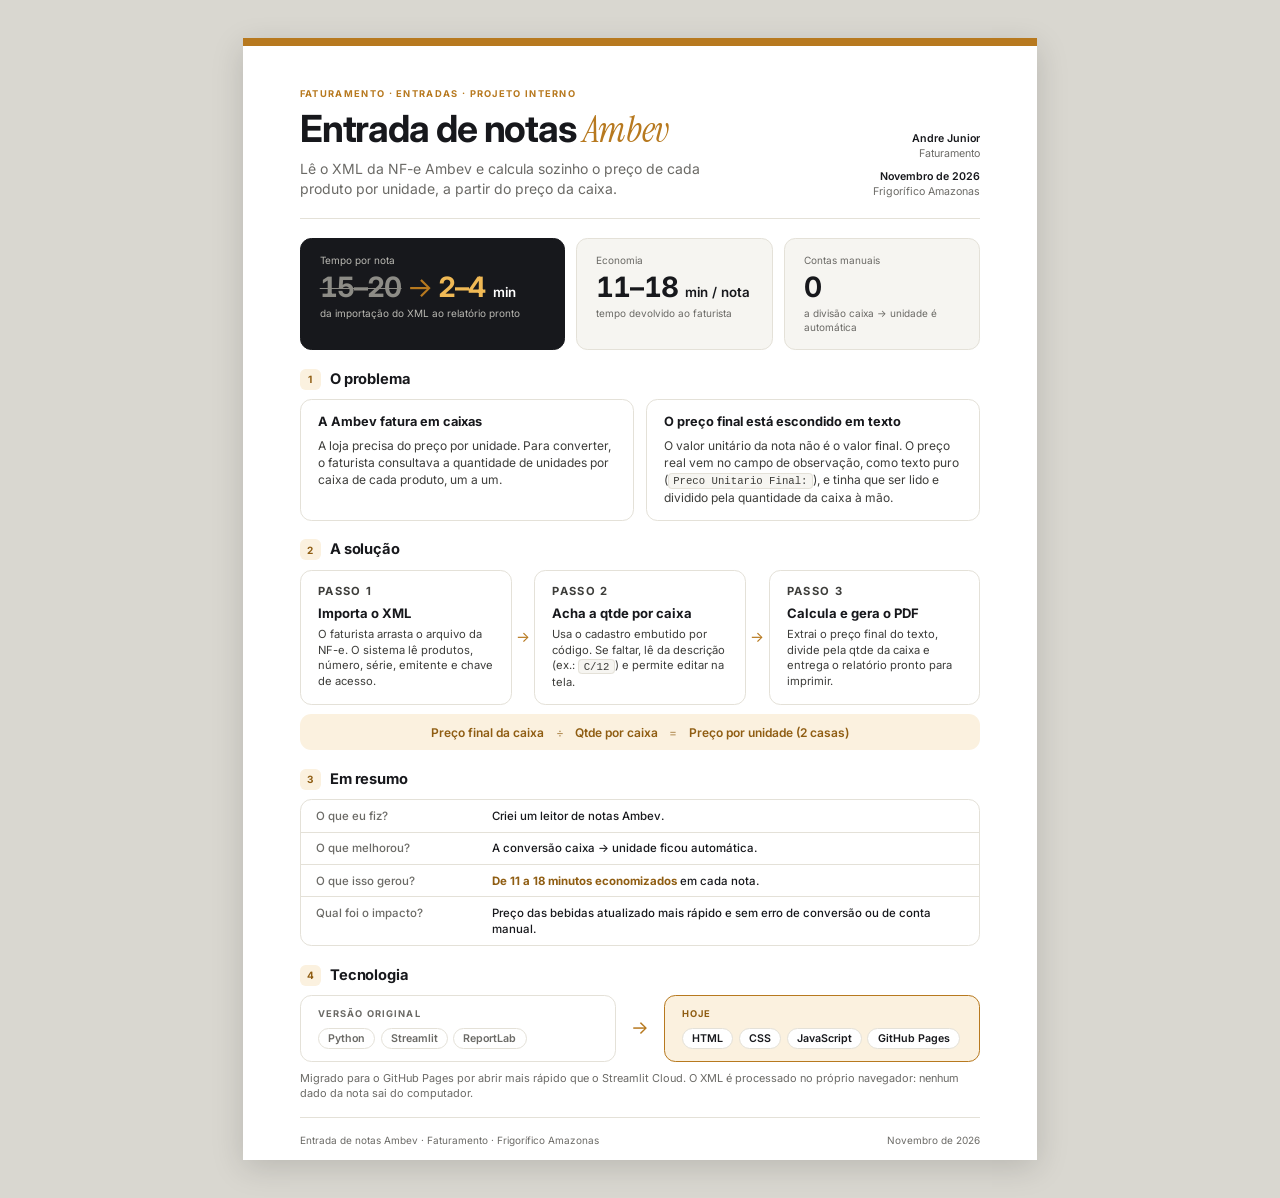
<file: Docs/HTML/one-pager-entrada-notas-ambev.html>
<!doctype html>
<html lang="pt-BR">
<head>
  <meta charset="utf-8">
  <meta name="viewport" content="width=device-width, initial-scale=1">
  <title>Entrada de notas Ambev</title>
  <link rel="preconnect" href="https://fonts.googleapis.com">
  <link rel="preconnect" href="https://fonts.gstatic.com" crossorigin>
  <link href="https://fonts.googleapis.com/css2?family=Inter:wght@400;500;600;700&family=Instrument+Serif:ital@0;1&display=swap" rel="stylesheet">
  <style>
    :root {
      --tinta: #17181c;
      --suave: #6b6a66;
      --borda: #e4e1d8;
      --fundo: #f6f5f1;
      --ambar: #b7791f;
      --ambar-forte: #8f5d12;
      --ambar-suave: #fbf1df;
      --verde: #1f7a4d;
      --verde-suave: #e7f3ec;
      --vermelho: #8c1d1d;
      --vermelho-suave: #fbeaea;
    }

    @page { size: A4; margin: 0; }

    * { box-sizing: border-box; }

    html, body {
      margin: 0;
      background: #d9d7d0;
      color: var(--tinta);
      font-family: "Inter", "Segoe UI", system-ui, sans-serif;
      font-size: 9pt;
      line-height: 1.42;
      -webkit-print-color-adjust: exact;
      print-color-adjust: exact;
    }

    .folha {
      position: relative;
      width: 210mm;
      height: 297mm;
      margin: 10mm auto;
      padding: 13mm 15mm 10mm;
      background: #fff;
      overflow: hidden;
      display: flex;
      flex-direction: column;
      box-shadow: 0 2mm 8mm rgba(0, 0, 0, 0.15);
    }

    .folha::before {
      content: "";
      position: absolute;
      inset: 0 0 auto 0;
      height: 2.2mm;
      background: var(--ambar);
    }

    @media print {
      html, body { background: #fff; }
      .folha { margin: 0; box-shadow: none; }
    }

    h1, h2, h3, p { margin: 0; }

    .eyebrow {
      font-size: 7pt;
      font-weight: 700;
      letter-spacing: 0.14em;
      text-transform: uppercase;
      color: var(--ambar);
    }

    /* ─── cabeçalho ─── */

    .topo {
      display: flex;
      justify-content: space-between;
      align-items: flex-end;
      gap: 10mm;
      padding-bottom: 5mm;
      border-bottom: 0.3mm solid var(--borda);
    }

    .topo h1 {
      margin-top: 2.5mm;
      font-size: 28pt;
      line-height: 1;
      font-weight: 700;
      letter-spacing: -0.03em;
    }

    .topo h1 em {
      font-family: "Instrument Serif", Georgia, serif;
      font-weight: 400;
      font-style: italic;
      letter-spacing: -0.01em;
      color: var(--ambar);
    }

    .topo .resumo {
      margin-top: 3mm;
      max-width: 112mm;
      font-size: 10.5pt;
      color: var(--suave);
    }

    .meta {
      text-align: right;
      font-size: 8pt;
      color: var(--suave);
      white-space: nowrap;
    }

    .meta strong { display: block; color: var(--tinta); font-weight: 600; }
    .meta div + div { margin-top: 2mm; }

    /* ─── números ─── */

    .numeros {
      display: grid;
      grid-template-columns: 1.35fr 1fr 1fr;
      gap: 3mm;
      margin-top: 5mm;
    }

    .numero {
      padding: 3.8mm 5mm;
      border: 0.3mm solid var(--borda);
      border-radius: 3mm;
      background: var(--fundo);
    }

    .numero--destaque {
      background: var(--tinta);
      border-color: var(--tinta);
      color: #fff;
    }

    .numero__rotulo {
      font-size: 7.5pt;
      color: var(--suave);
    }

    .numero--destaque .numero__rotulo { color: #b9b8b2; }

    .numero__valor {
      margin-top: 1.5mm;
      font-size: 21pt;
      font-weight: 700;
      line-height: 1.05;
      letter-spacing: -0.03em;
      font-variant-numeric: tabular-nums;
    }

    .numero__valor small {
      font-size: 10pt;
      font-weight: 600;
      letter-spacing: 0;
    }

    .numero__valor .de {
      color: #8d8c86;
      text-decoration: line-through;
      text-decoration-thickness: 0.3mm;
    }

    .numero__valor .seta { color: var(--ambar); margin: 0 1.5mm; font-weight: 400; }
    .numero__valor .para { color: #f0b955; }

    .numero__nota {
      margin-top: 1mm;
      font-size: 7.5pt;
      color: var(--suave);
    }

    .numero--destaque .numero__nota { color: #b9b8b2; }

    /* ─── seções ─── */

    .secao { margin-top: 5mm; }

    .secao > h2 {
      display: flex;
      align-items: center;
      gap: 2.5mm;
      margin-bottom: 2.5mm;
      font-size: 11pt;
      font-weight: 700;
      letter-spacing: -0.01em;
    }

    .secao > h2 .num {
      display: inline-grid;
      place-items: center;
      width: 5.5mm;
      height: 5.5mm;
      border-radius: 1.5mm;
      background: var(--ambar-suave);
      color: var(--ambar-forte);
      font-size: 7.5pt;
      font-weight: 700;
    }

    .duas {
      display: grid;
      grid-template-columns: 1fr 1fr;
      gap: 3mm;
    }

    .cartao {
      padding: 3.5mm 4.5mm;
      border: 0.3mm solid var(--borda);
      border-radius: 3mm;
    }

    .cartao h3 {
      margin-bottom: 1.5mm;
      font-size: 9.6pt;
      font-weight: 700;
    }

    .cartao p { color: #3d3d3a; }

    .cartao code, .mono {
      font-family: "Cascadia Code", Consolas, monospace;
      font-size: 8pt;
      padding: 0.2mm 1.2mm;
      border-radius: 1mm;
      background: var(--fundo);
      border: 0.25mm solid var(--borda);
      white-space: nowrap;
    }

    /* fluxo da solução */

    .fluxo {
      display: grid;
      grid-template-columns: 1fr 6mm 1fr 6mm 1fr;
      align-items: stretch;
    }

    .passo {
      padding: 3.5mm 4.5mm;
      border: 0.3mm solid var(--borda);
      border-radius: 3mm;
      background: #fff;
    }

    .passo__n {
      font-size: 7pt;
      font-weight: 700;
      letter-spacing: 0.12em;
      color: var(--ambar);
    }

    .passo h3 {
      margin: 1mm 0 1.2mm;
      font-size: 9.8pt;
      font-weight: 700;
    }

    .passo p { font-size: 8.4pt; color: #3d3d3a; }

    .liga {
      display: grid;
      place-items: center;
      color: var(--ambar);
      font-size: 11pt;
    }

    .conta {
      display: flex;
      align-items: center;
      justify-content: center;
      gap: 3mm;
      margin-top: 2.5mm;
      padding: 2.5mm;
      border-radius: 3mm;
      background: var(--ambar-suave);
      color: var(--ambar-forte);
      font-size: 9pt;
      font-weight: 600;
    }

    .conta .op { font-weight: 400; opacity: 0.7; }

    /* antes x depois */

    .tabela {
      width: 100%;
      border-collapse: separate;
      border-spacing: 0;
      border: 0.3mm solid var(--borda);
      border-radius: 3mm;
      overflow: hidden;
      font-size: 8.6pt;
    }

    .tabela th, .tabela td {
      padding: 2mm 4mm;
      text-align: left;
      vertical-align: top;
      border-bottom: 0.3mm solid var(--borda);
    }

    .tabela tr:last-child td { border-bottom: 0; }

    .tabela thead th {
      background: var(--fundo);
      font-size: 7pt;
      font-weight: 700;
      letter-spacing: 0.1em;
      text-transform: uppercase;
      color: var(--suave);
    }

    .tabela td:first-child { width: 31%; font-weight: 600; }
    .tabela .antes { color: var(--vermelho); }
    .tabela .depois { color: var(--verde); font-weight: 600; }

    .tabela--qa td:first-child { width: 26%; color: var(--suave); font-weight: 500; }
    .tabela--qa td:last-child { font-weight: 500; }
    .tabela--qa .destaque { color: var(--ambar-forte); font-weight: 700; }

    /* stack */

    .stack {
      display: grid;
      grid-template-columns: 1fr auto 1fr;
      align-items: center;
      gap: 4mm;
    }

    .stack__lado { padding: 3mm 4.5mm; border-radius: 3mm; border: 0.3mm solid var(--borda); }
    .stack__lado--hoje { border-color: var(--ambar); background: var(--ambar-suave); }

    .stack__rotulo { font-size: 7pt; font-weight: 700; letter-spacing: 0.12em; text-transform: uppercase; color: var(--suave); }
    .stack__lado--hoje .stack__rotulo { color: var(--ambar-forte); }

    .chips { display: flex; flex-wrap: wrap; gap: 1.5mm; margin-top: 1.8mm; }

    .chip {
      padding: 0.6mm 2.4mm;
      border-radius: 10mm;
      background: #fff;
      border: 0.25mm solid var(--borda);
      font-size: 8pt;
      font-weight: 600;
    }

    .stack__lado--antes .chip { color: var(--suave); }

    .stack__seta { color: var(--ambar); font-size: 14pt; }

    .stack__porque { margin: 2.5mm 0 4mm; font-size: 8.2pt; color: var(--suave); }

    /* rodapé */

    .rodape {
      margin-top: auto;
      padding-top: 4mm;
      border-top: 0.3mm solid var(--borda);
      display: flex;
      justify-content: space-between;
      font-size: 7.5pt;
      color: var(--suave);
    }
  </style>
</head>
<body>
  <article class="folha">

    <header class="topo">
      <div>
        <p class="eyebrow">Faturamento · Entradas · Projeto interno</p>
        <h1>Entrada de notas <em>Ambev</em></h1>
        <p class="resumo">Lê o XML da NF-e Ambev e calcula sozinho o preço de cada produto por unidade, a partir do preço da caixa.</p>
      </div>
      <div class="meta">
        <div><strong>Andre Junior</strong>Faturamento</div>
        <div><strong>Novembro de 2026</strong>Frigorífico Amazonas</div>
      </div>
    </header>

    <section class="numeros">
      <div class="numero numero--destaque">
        <p class="numero__rotulo">Tempo por nota</p>
        <p class="numero__valor"><span class="de">15–20</span><span class="seta">→</span><span class="para">2–4</span> <small>min</small></p>
        <p class="numero__nota">da importação do XML ao relatório pronto</p>
      </div>
      <div class="numero">
        <p class="numero__rotulo">Economia</p>
        <p class="numero__valor">11–18 <small>min / nota</small></p>
        <p class="numero__nota">tempo devolvido ao faturista</p>
      </div>
      <div class="numero">
        <p class="numero__rotulo">Contas manuais</p>
        <p class="numero__valor">0</p>
        <p class="numero__nota">a divisão caixa → unidade é automática</p>
      </div>
    </section>

    <section class="secao">
      <h2><span class="num">1</span>O problema</h2>
      <div class="duas">
        <div class="cartao">
          <h3>A Ambev fatura em caixas</h3>
          <p>A loja precisa do preço por unidade. Para converter, o faturista consultava a quantidade de unidades por caixa de cada produto, um a um.</p>
        </div>
        <div class="cartao">
          <h3>O preço final está escondido em texto</h3>
          <p>O valor unitário da nota não é o valor final. O preço real vem no campo de observação, como texto puro (<span class="mono">Preco Unitario Final:</span>), e tinha que ser lido e dividido pela quantidade da caixa à mão.</p>
        </div>
      </div>
    </section>

    <section class="secao">
      <h2><span class="num">2</span>A solução</h2>
      <div class="fluxo">
        <div class="passo">
          <p class="passo__n">PASSO 1</p>
          <h3>Importa o XML</h3>
          <p>O faturista arrasta o arquivo da NF-e. O sistema lê produtos, número, série, emitente e chave de acesso.</p>
        </div>
        <div class="liga">→</div>
        <div class="passo">
          <p class="passo__n">PASSO 2</p>
          <h3>Acha a qtde por caixa</h3>
          <p>Usa o cadastro embutido por código. Se faltar, lê da descrição (ex.: <span class="mono">C/12</span>) e permite editar na tela.</p>
        </div>
        <div class="liga">→</div>
        <div class="passo">
          <p class="passo__n">PASSO 3</p>
          <h3>Calcula e gera o PDF</h3>
          <p>Extrai o preço final do texto, divide pela qtde da caixa e entrega o relatório pronto para imprimir.</p>
        </div>
      </div>
      <div class="conta">
        <span>Preço final da caixa</span><span class="op">÷</span><span>Qtde por caixa</span><span class="op">=</span><span>Preço por unidade (2 casas)</span>
      </div>
    </section>

    <section class="secao">
      <h2><span class="num">3</span>Em resumo</h2>
      <table class="tabela tabela--qa">
        <tbody>
          <tr><td>O que eu fiz?</td><td>Criei um leitor de notas Ambev.</td></tr>
          <tr><td>O que melhorou?</td><td>A conversão caixa → unidade ficou automática.</td></tr>
          <tr><td>O que isso gerou?</td><td><span class="destaque">De 11 a 18 minutos economizados</span> em cada nota.</td></tr>
          <tr><td>Qual foi o impacto?</td><td>Preço das bebidas atualizado mais rápido e sem erro de conversão ou de conta manual.</td></tr>
        </tbody>
      </table>
    </section>

    <section class="secao">
      <h2><span class="num">4</span>Tecnologia</h2>
      <div class="stack">
        <div class="stack__lado stack__lado--antes">
          <p class="stack__rotulo">Versão original</p>
          <div class="chips"><span class="chip">Python</span><span class="chip">Streamlit</span><span class="chip">ReportLab</span></div>
        </div>
        <div class="stack__seta">→</div>
        <div class="stack__lado stack__lado--hoje">
          <p class="stack__rotulo">Hoje</p>
          <div class="chips"><span class="chip">HTML</span><span class="chip">CSS</span><span class="chip">JavaScript</span><span class="chip">GitHub Pages</span></div>
        </div>
      </div>
      <p class="stack__porque">Migrado para o GitHub Pages por abrir mais rápido que o Streamlit Cloud. O XML é processado no próprio navegador: nenhum dado da nota sai do computador.</p>
    </section>

    <footer class="rodape">
      <span>Entrada de notas Ambev · Faturamento · Frigorífico Amazonas</span>
      <span>Novembro de 2026</span>
    </footer>

  </article>
</body>
</html>
</file>
